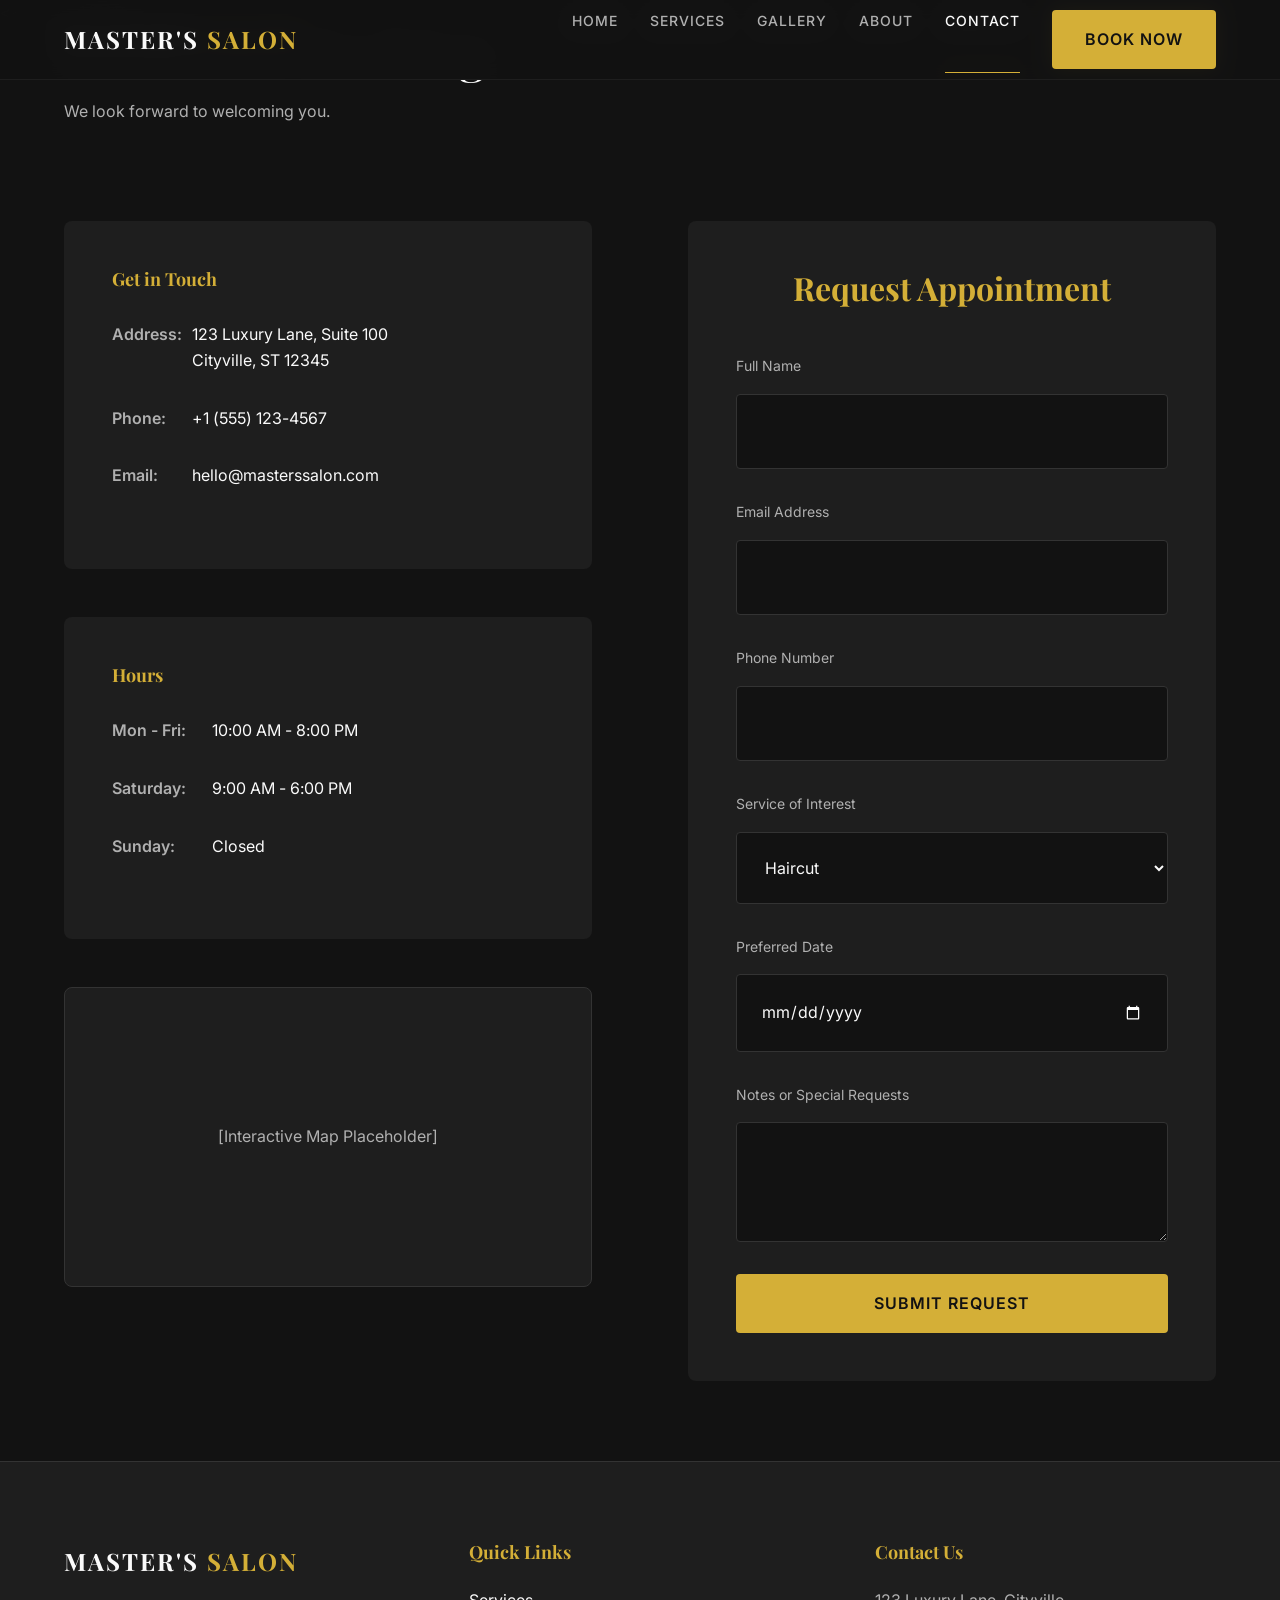
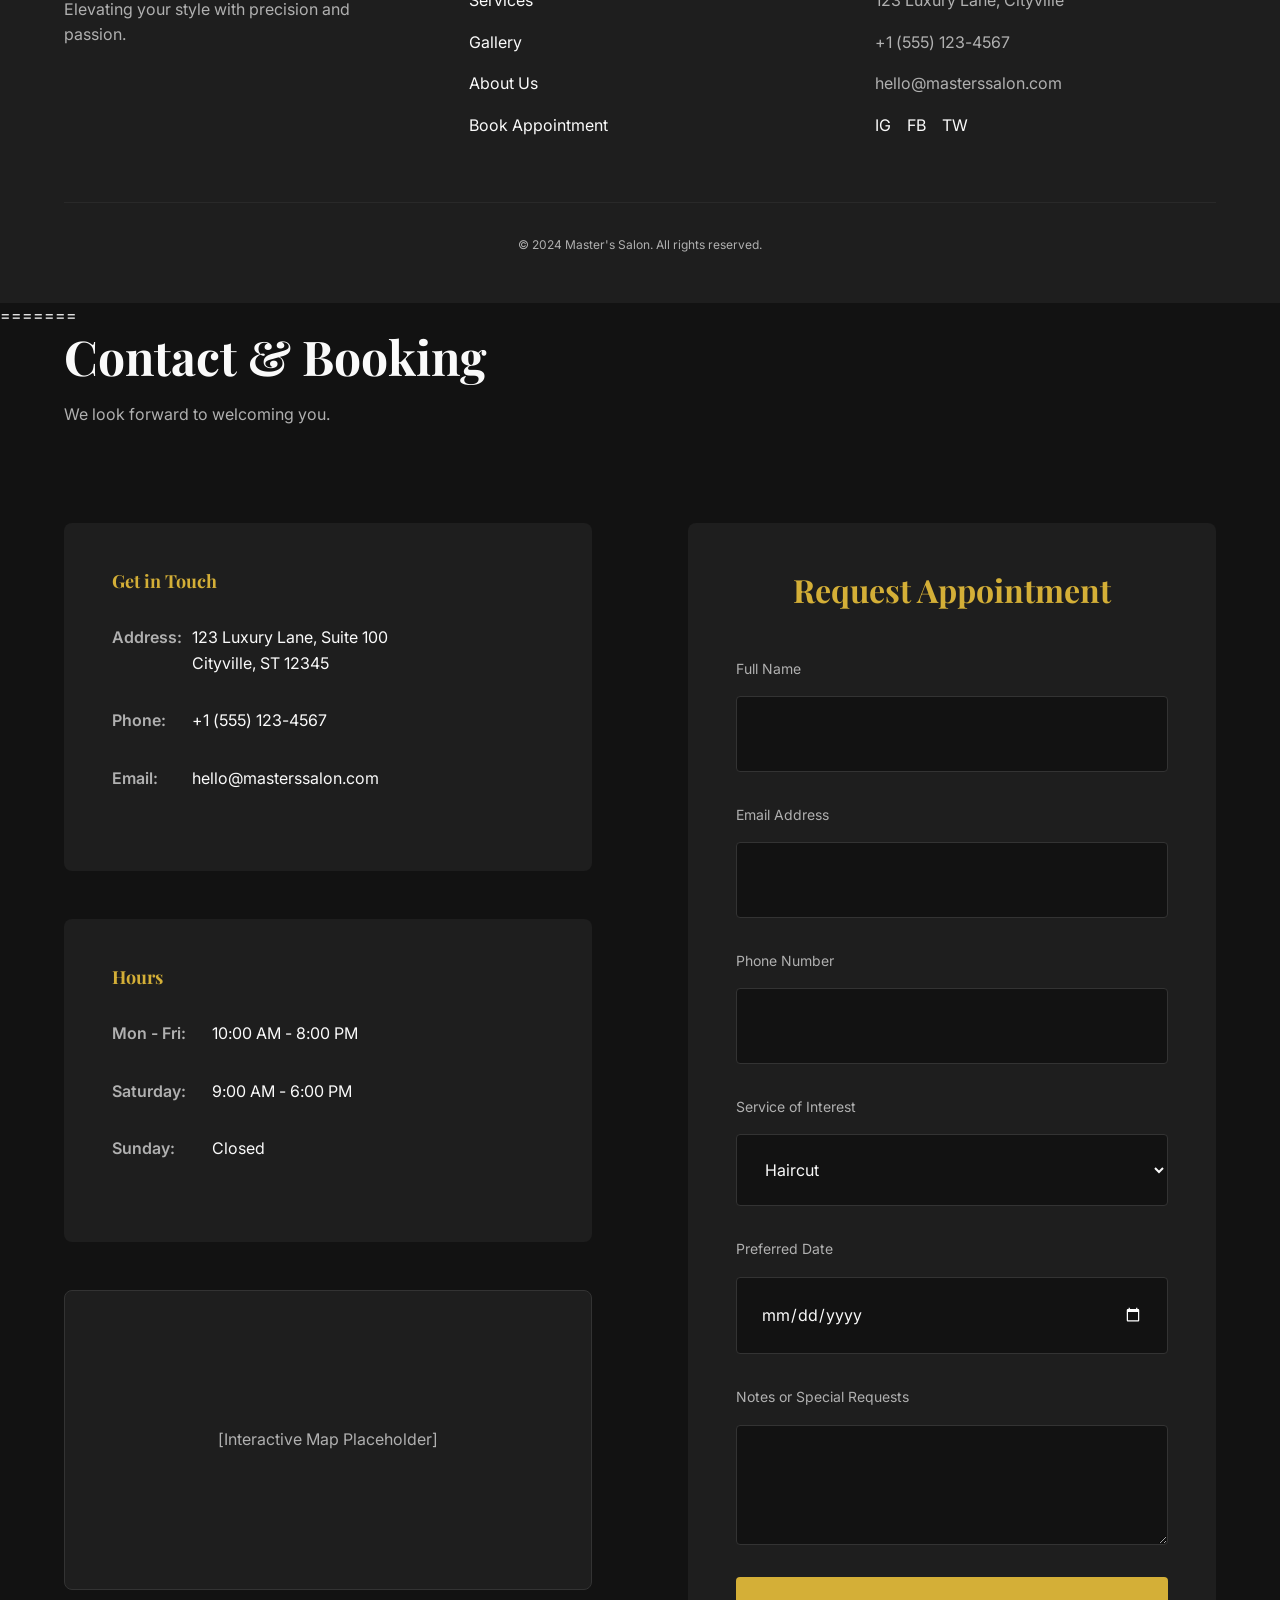
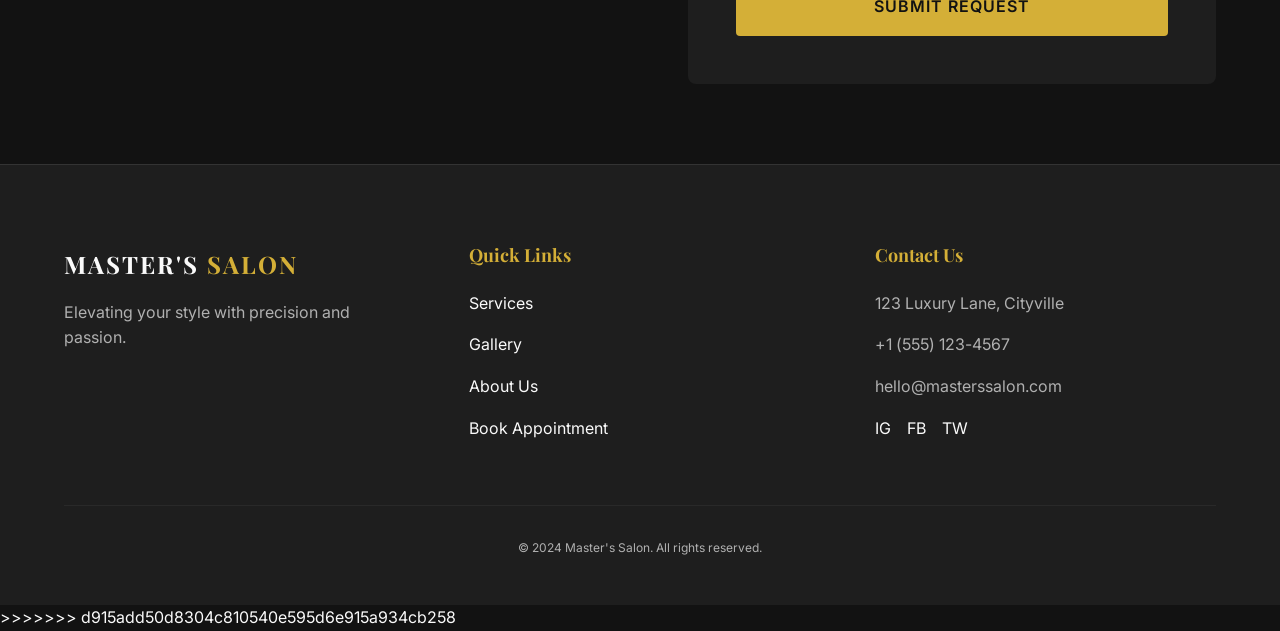
<file: contact.html>
<<<<<<< HEAD
<!DOCTYPE html>
<html lang="en">

<head>
    <meta charset="UTF-8">
    <meta name="viewport" content="width=device-width, initial-scale=1.0">
    <title>Contact & Booking | Master's Salon</title>
    <meta name="description"
        content="Book your appointment at Master's Salon. Visit us for a luxury grooming experience.">

    <!-- Fonts -->
    <link rel="preconnect" href="https://fonts.googleapis.com">
    <link rel="preconnect" href="https://fonts.gstatic.com" crossorigin>
    <link
        href="https://fonts.googleapis.com/css2?family=Inter:wght@300;400;500;600&family=Playfair+Display:ital,wght@0,400;0,600;0,700;1,400&display=swap"
        rel="stylesheet">

    <!-- Styles -->
    <link rel="stylesheet" href="styles/variables.css">
    <link rel="stylesheet" href="styles/reset.css">
    <link rel="stylesheet" href="styles/global.css">
    <link rel="stylesheet" href="styles/layout.css">
    <link rel="stylesheet" href="styles/pages/contact.css">
</head>

<body>

    <!-- Header -->
    <header class="header">
        <div class="container">
            <a href="index.html" class="logo">MASTER'S <span>SALON</span></a>

            <nav class="nav-desktop">
                <a href="index.html" class="nav-link">Home</a>
                <a href="services.html" class="nav-link">Services</a>
                <a href="gallery.html" class="nav-link">Gallery</a>
                <a href="about.html" class="nav-link">About</a>
                <a href="contact.html" class="nav-link active">Contact</a>
                <a href="contact.html" class="btn btn-primary">Book Now</a>
            </nav>

            <div class="mobile-toggle" id="mobileToggle">
                <div class="hamburger-line"></div>
                <div class="hamburger-line"></div>
                <div class="hamburger-line"></div>
            </div>
        </div>
    </header>

    <!-- Mobile Nav Overlay -->
    <div class="nav-mobile" id="mobileNav">
        <a href="index.html" class="nav-link">Home</a>
        <a href="services.html" class="nav-link">Services</a>
        <a href="gallery.html" class="nav-link">Gallery</a>
        <a href="about.html" class="nav-link">About</a>
        <a href="contact.html" class="nav-link active">Contact</a>
        <a href="contact.html" class="btn btn-primary">Book Now</a>
    </div>

    <!-- Main Content -->
    <main>
        <section class="page-header">
            <div class="container">
                <h1>Contact & Booking</h1>
                <p>We look forward to welcoming you.</p>
            </div>
        </section>

        <section class="section">
            <div class="container">
                <div class="contact-layout">
                    <!-- Info Side -->
                    <div>
                        <div class="contact-info-box">
                            <h3>Get in Touch</h3>
                            <div class="info-item">
                                <span class="info-label">Address:</span>
                                <span class="info-value">123 Luxury Lane, Suite 100<br>Cityville, ST 12345</span>
                            </div>
                            <div class="info-item">
                                <span class="info-label">Phone:</span>
                                <span class="info-value">+1 (555) 123-4567</span>
                            </div>
                            <div class="info-item">
                                <span class="info-label">Email:</span>
                                <span class="info-value">hello@masterssalon.com</span>
                            </div>
                        </div>

                        <div class="contact-info-box">
                            <h3>Hours</h3>
                            <div class="info-item">
                                <span class="info-label" style="width: 100px;">Mon - Fri:</span>
                                <span class="info-value">10:00 AM - 8:00 PM</span>
                            </div>
                            <div class="info-item">
                                <span class="info-label" style="width: 100px;">Saturday:</span>
                                <span class="info-value">9:00 AM - 6:00 PM</span>
                            </div>
                            <div class="info-item">
                                <span class="info-label" style="width: 100px;">Sunday:</span>
                                <span class="info-value">Closed</span>
                            </div>
                        </div>

                        <div class="map-placeholder">
                            [Interactive Map Placeholder]
                        </div>
                    </div>

                    <!-- Form Side -->
                    <div>
                        <div class="booking-form">
                            <h3 class="text-center"
                                style="margin-bottom: var(--spacing-6); color: var(--color-accent);">Request Appointment
                            </h3>
                            <form action="#" method="POST">
                                <div class="form-group">
                                    <label for="name" class="form-label">Full Name</label>
                                    <input type="text" id="name" name="name" class="form-input" required>
                                </div>
                                <div class="form-group">
                                    <label for="email" class="form-label">Email Address</label>
                                    <input type="email" id="email" name="email" class="form-input" required>
                                </div>
                                <div class="form-group">
                                    <label for="phone" class="form-label">Phone Number</label>
                                    <input type="tel" id="phone" name="phone" class="form-input" required>
                                </div>
                                <div class="form-group">
                                    <label for="service" class="form-label">Service of Interest</label>
                                    <select id="service" name="service" class="form-select">
                                        <option value="cut">Haircut</option>
                                        <option value="color">Color/Treatment</option>
                                        <option value="styling">Blowout/Styling</option>
                                        <option value="grooming">Grooming/Shave</option>
                                        <option value="consultation">General Consultation</option>
                                    </select>
                                </div>
                                <div class="form-group">
                                    <label for="date" class="form-label">Preferred Date</label>
                                    <input type="date" id="date" name="date" class="form-input">
                                </div>
                                <div class="form-group">
                                    <label for="notes" class="form-label">Notes or Special Requests</label>
                                    <textarea id="notes" name="notes" class="form-textarea"></textarea>
                                </div>
                                <button type="submit" class="btn btn-primary" style="width: 100%;">Submit
                                    Request</button>
                            </form>
                        </div>
                    </div>
                </div>
            </div>
        </section>
    </main>

    <!-- Footer -->
    <footer class="footer">
        <div class="container">
            <div class="footer-grid">
                <div class="footer-col">
                    <a href="index.html" class="logo" style="display:block; margin-bottom: 16px;">MASTER'S
                        <span>SALON</span></a>
                    <p>Elevating your style with precision and passion.</p>
                </div>
                <div class="footer-col">
                    <h4>Quick Links</h4>
                    <ul>
                        <li><a href="services.html">Services</a></li>
                        <li><a href="gallery.html">Gallery</a></li>
                        <li><a href="about.html">About Us</a></li>
                        <li><a href="contact.html">Book Appointment</a></li>
                    </ul>
                </div>
                <div class="footer-col">
                    <h4>Contact Us</h4>
                    <p>123 Luxury Lane, Cityville</p>
                    <p>+1 (555) 123-4567</p>
                    <p>hello@masterssalon.com</p>
                    <div class="flex gap-2" style="margin-top: 16px;">
                        <!-- Social placeholders -->
                        <a href="#">IG</a> <a href="#">FB</a> <a href="#">TW</a>
                    </div>
                </div>
            </div>
            <div class="footer-bottom">
                <p>&copy; 2024 Master's Salon. All rights reserved.</p>
            </div>
        </div>
    </footer>

    <script src="scripts/main.js"></script>
</body>

=======
<!DOCTYPE html>
<html lang="en">

<head>
    <meta charset="UTF-8">
    <meta name="viewport" content="width=device-width, initial-scale=1.0">
    <title>Contact & Booking | Master's Salon</title>
    <meta name="description"
        content="Book your appointment at Master's Salon. Visit us for a luxury grooming experience.">

    <!-- Fonts -->
    <link rel="preconnect" href="https://fonts.googleapis.com">
    <link rel="preconnect" href="https://fonts.gstatic.com" crossorigin>
    <link
        href="https://fonts.googleapis.com/css2?family=Inter:wght@300;400;500;600&family=Playfair+Display:ital,wght@0,400;0,600;0,700;1,400&display=swap"
        rel="stylesheet">

    <!-- Styles -->
    <link rel="stylesheet" href="styles/variables.css">
    <link rel="stylesheet" href="styles/reset.css">
    <link rel="stylesheet" href="styles/global.css">
    <link rel="stylesheet" href="styles/layout.css">
    <link rel="stylesheet" href="styles/pages/contact.css">
</head>

<body>

    <!-- Header -->
    <header class="header">
        <div class="container">
            <a href="index.html" class="logo">MASTER'S <span>SALON</span></a>

            <nav class="nav-desktop">
                <a href="index.html" class="nav-link">Home</a>
                <a href="services.html" class="nav-link">Services</a>
                <a href="gallery.html" class="nav-link">Gallery</a>
                <a href="about.html" class="nav-link">About</a>
                <a href="contact.html" class="nav-link active">Contact</a>
                <a href="contact.html" class="btn btn-primary">Book Now</a>
            </nav>

            <div class="mobile-toggle" id="mobileToggle">
                <div class="hamburger-line"></div>
                <div class="hamburger-line"></div>
                <div class="hamburger-line"></div>
            </div>
        </div>
    </header>

    <!-- Mobile Nav Overlay -->
    <div class="nav-mobile" id="mobileNav">
        <a href="index.html" class="nav-link">Home</a>
        <a href="services.html" class="nav-link">Services</a>
        <a href="gallery.html" class="nav-link">Gallery</a>
        <a href="about.html" class="nav-link">About</a>
        <a href="contact.html" class="nav-link active">Contact</a>
        <a href="contact.html" class="btn btn-primary">Book Now</a>
    </div>

    <!-- Main Content -->
    <main>
        <section class="page-header">
            <div class="container">
                <h1>Contact & Booking</h1>
                <p>We look forward to welcoming you.</p>
            </div>
        </section>

        <section class="section">
            <div class="container">
                <div class="contact-layout">
                    <!-- Info Side -->
                    <div>
                        <div class="contact-info-box">
                            <h3>Get in Touch</h3>
                            <div class="info-item">
                                <span class="info-label">Address:</span>
                                <span class="info-value">123 Luxury Lane, Suite 100<br>Cityville, ST 12345</span>
                            </div>
                            <div class="info-item">
                                <span class="info-label">Phone:</span>
                                <span class="info-value">+1 (555) 123-4567</span>
                            </div>
                            <div class="info-item">
                                <span class="info-label">Email:</span>
                                <span class="info-value">hello@masterssalon.com</span>
                            </div>
                        </div>

                        <div class="contact-info-box">
                            <h3>Hours</h3>
                            <div class="info-item">
                                <span class="info-label" style="width: 100px;">Mon - Fri:</span>
                                <span class="info-value">10:00 AM - 8:00 PM</span>
                            </div>
                            <div class="info-item">
                                <span class="info-label" style="width: 100px;">Saturday:</span>
                                <span class="info-value">9:00 AM - 6:00 PM</span>
                            </div>
                            <div class="info-item">
                                <span class="info-label" style="width: 100px;">Sunday:</span>
                                <span class="info-value">Closed</span>
                            </div>
                        </div>

                        <div class="map-placeholder">
                            [Interactive Map Placeholder]
                        </div>
                    </div>

                    <!-- Form Side -->
                    <div>
                        <div class="booking-form">
                            <h3 class="text-center"
                                style="margin-bottom: var(--spacing-6); color: var(--color-accent);">Request Appointment
                            </h3>
                            <form action="#" method="POST">
                                <div class="form-group">
                                    <label for="name" class="form-label">Full Name</label>
                                    <input type="text" id="name" name="name" class="form-input" required>
                                </div>
                                <div class="form-group">
                                    <label for="email" class="form-label">Email Address</label>
                                    <input type="email" id="email" name="email" class="form-input" required>
                                </div>
                                <div class="form-group">
                                    <label for="phone" class="form-label">Phone Number</label>
                                    <input type="tel" id="phone" name="phone" class="form-input" required>
                                </div>
                                <div class="form-group">
                                    <label for="service" class="form-label">Service of Interest</label>
                                    <select id="service" name="service" class="form-select">
                                        <option value="cut">Haircut</option>
                                        <option value="color">Color/Treatment</option>
                                        <option value="styling">Blowout/Styling</option>
                                        <option value="grooming">Grooming/Shave</option>
                                        <option value="consultation">General Consultation</option>
                                    </select>
                                </div>
                                <div class="form-group">
                                    <label for="date" class="form-label">Preferred Date</label>
                                    <input type="date" id="date" name="date" class="form-input">
                                </div>
                                <div class="form-group">
                                    <label for="notes" class="form-label">Notes or Special Requests</label>
                                    <textarea id="notes" name="notes" class="form-textarea"></textarea>
                                </div>
                                <button type="submit" class="btn btn-primary" style="width: 100%;">Submit
                                    Request</button>
                            </form>
                        </div>
                    </div>
                </div>
            </div>
        </section>
    </main>

    <!-- Footer -->
    <footer class="footer">
        <div class="container">
            <div class="footer-grid">
                <div class="footer-col">
                    <a href="index.html" class="logo" style="display:block; margin-bottom: 16px;">MASTER'S
                        <span>SALON</span></a>
                    <p>Elevating your style with precision and passion.</p>
                </div>
                <div class="footer-col">
                    <h4>Quick Links</h4>
                    <ul>
                        <li><a href="services.html">Services</a></li>
                        <li><a href="gallery.html">Gallery</a></li>
                        <li><a href="about.html">About Us</a></li>
                        <li><a href="contact.html">Book Appointment</a></li>
                    </ul>
                </div>
                <div class="footer-col">
                    <h4>Contact Us</h4>
                    <p>123 Luxury Lane, Cityville</p>
                    <p>+1 (555) 123-4567</p>
                    <p>hello@masterssalon.com</p>
                    <div class="flex gap-2" style="margin-top: 16px;">
                        <!-- Social placeholders -->
                        <a href="#">IG</a> <a href="#">FB</a> <a href="#">TW</a>
                    </div>
                </div>
            </div>
            <div class="footer-bottom">
                <p>&copy; 2024 Master's Salon. All rights reserved.</p>
            </div>
        </div>
    </footer>

    <script src="scripts/main.js"></script>
</body>

>>>>>>> d915add50d8304c810540e595d6e915a934cb258
</html>
</file>
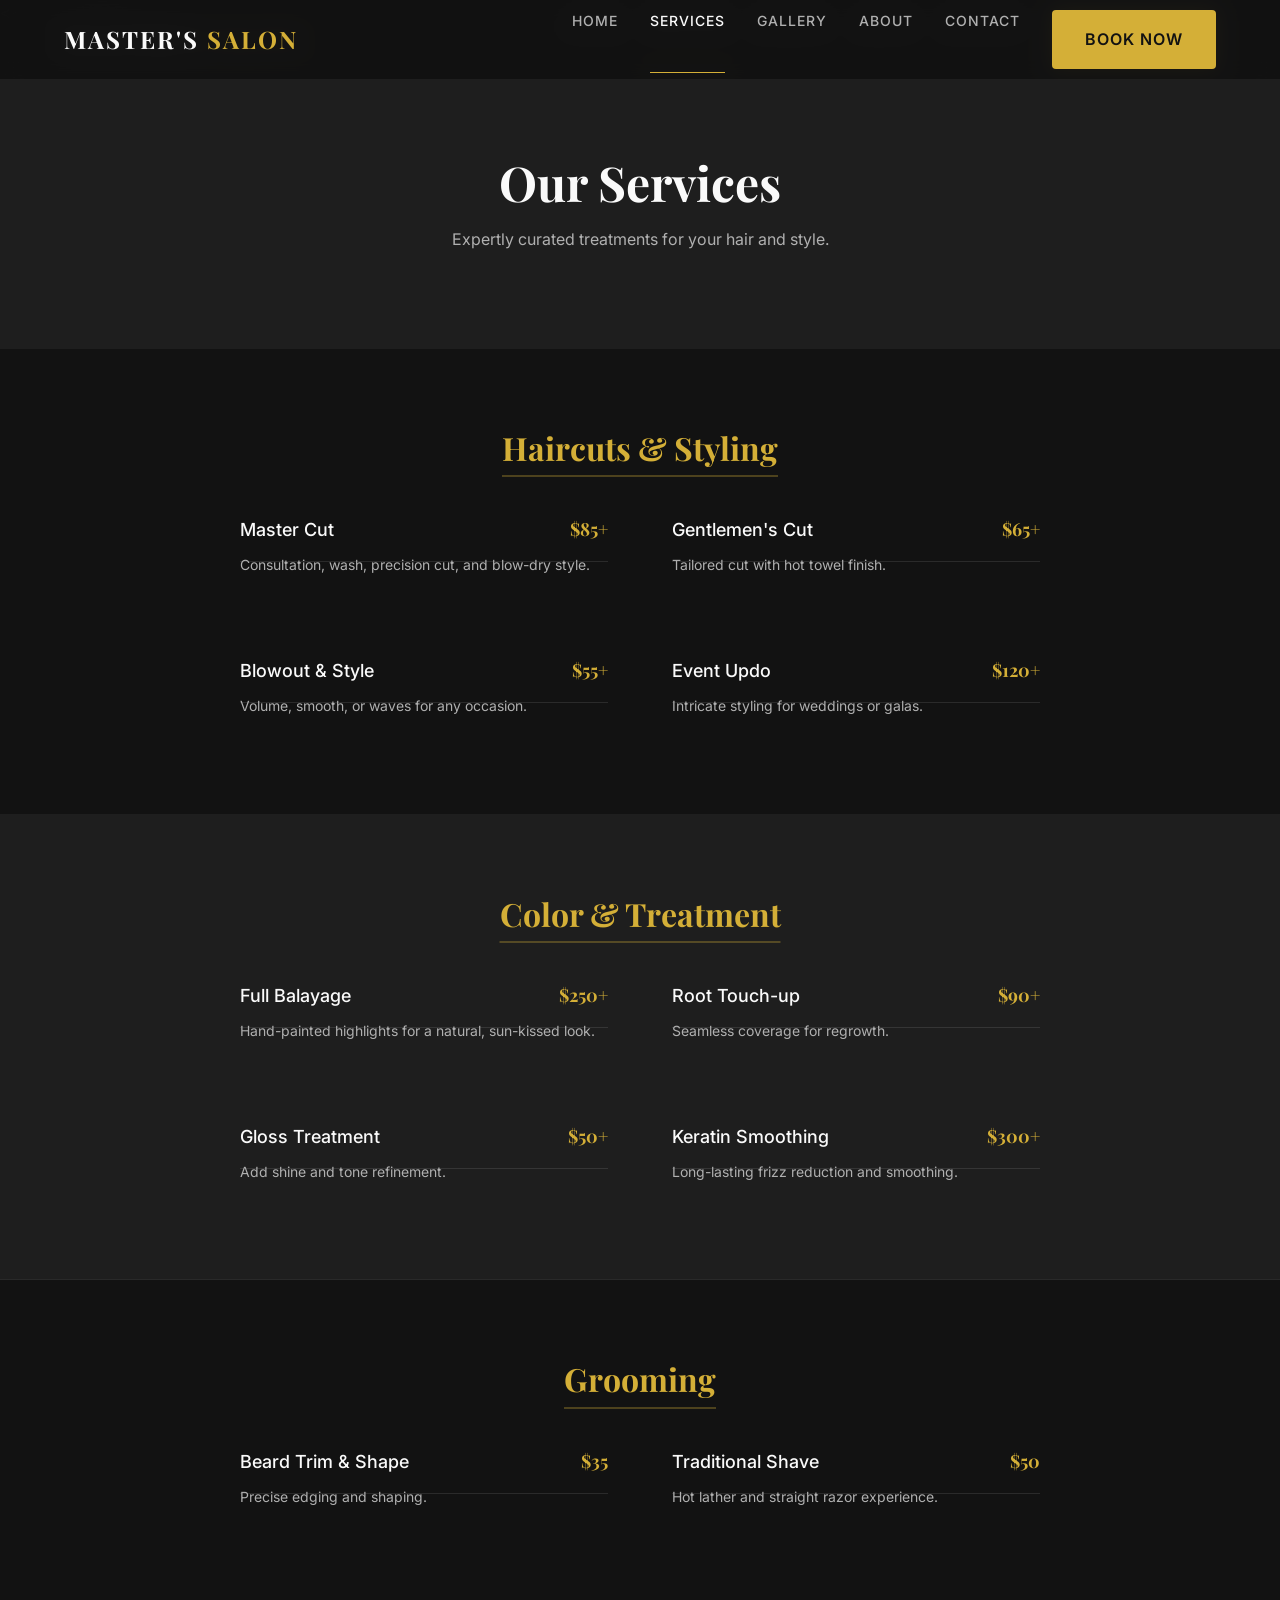
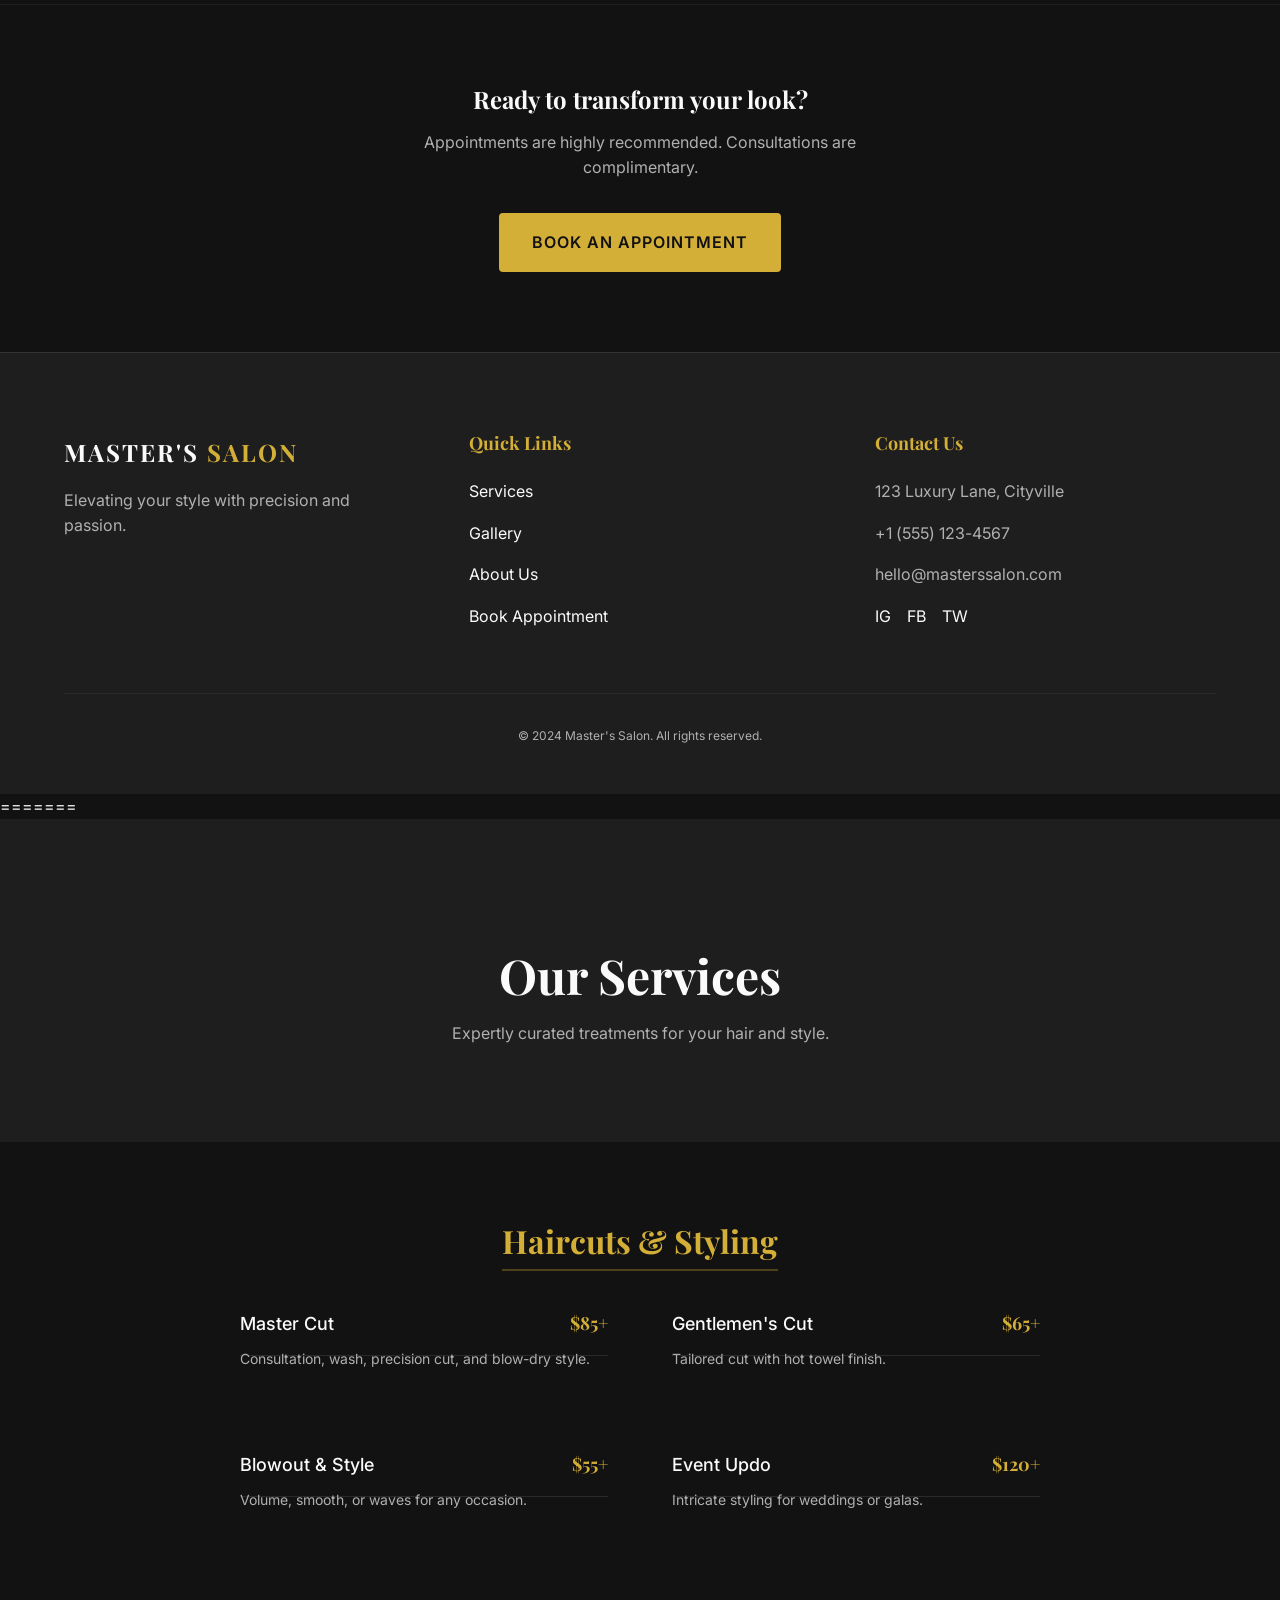
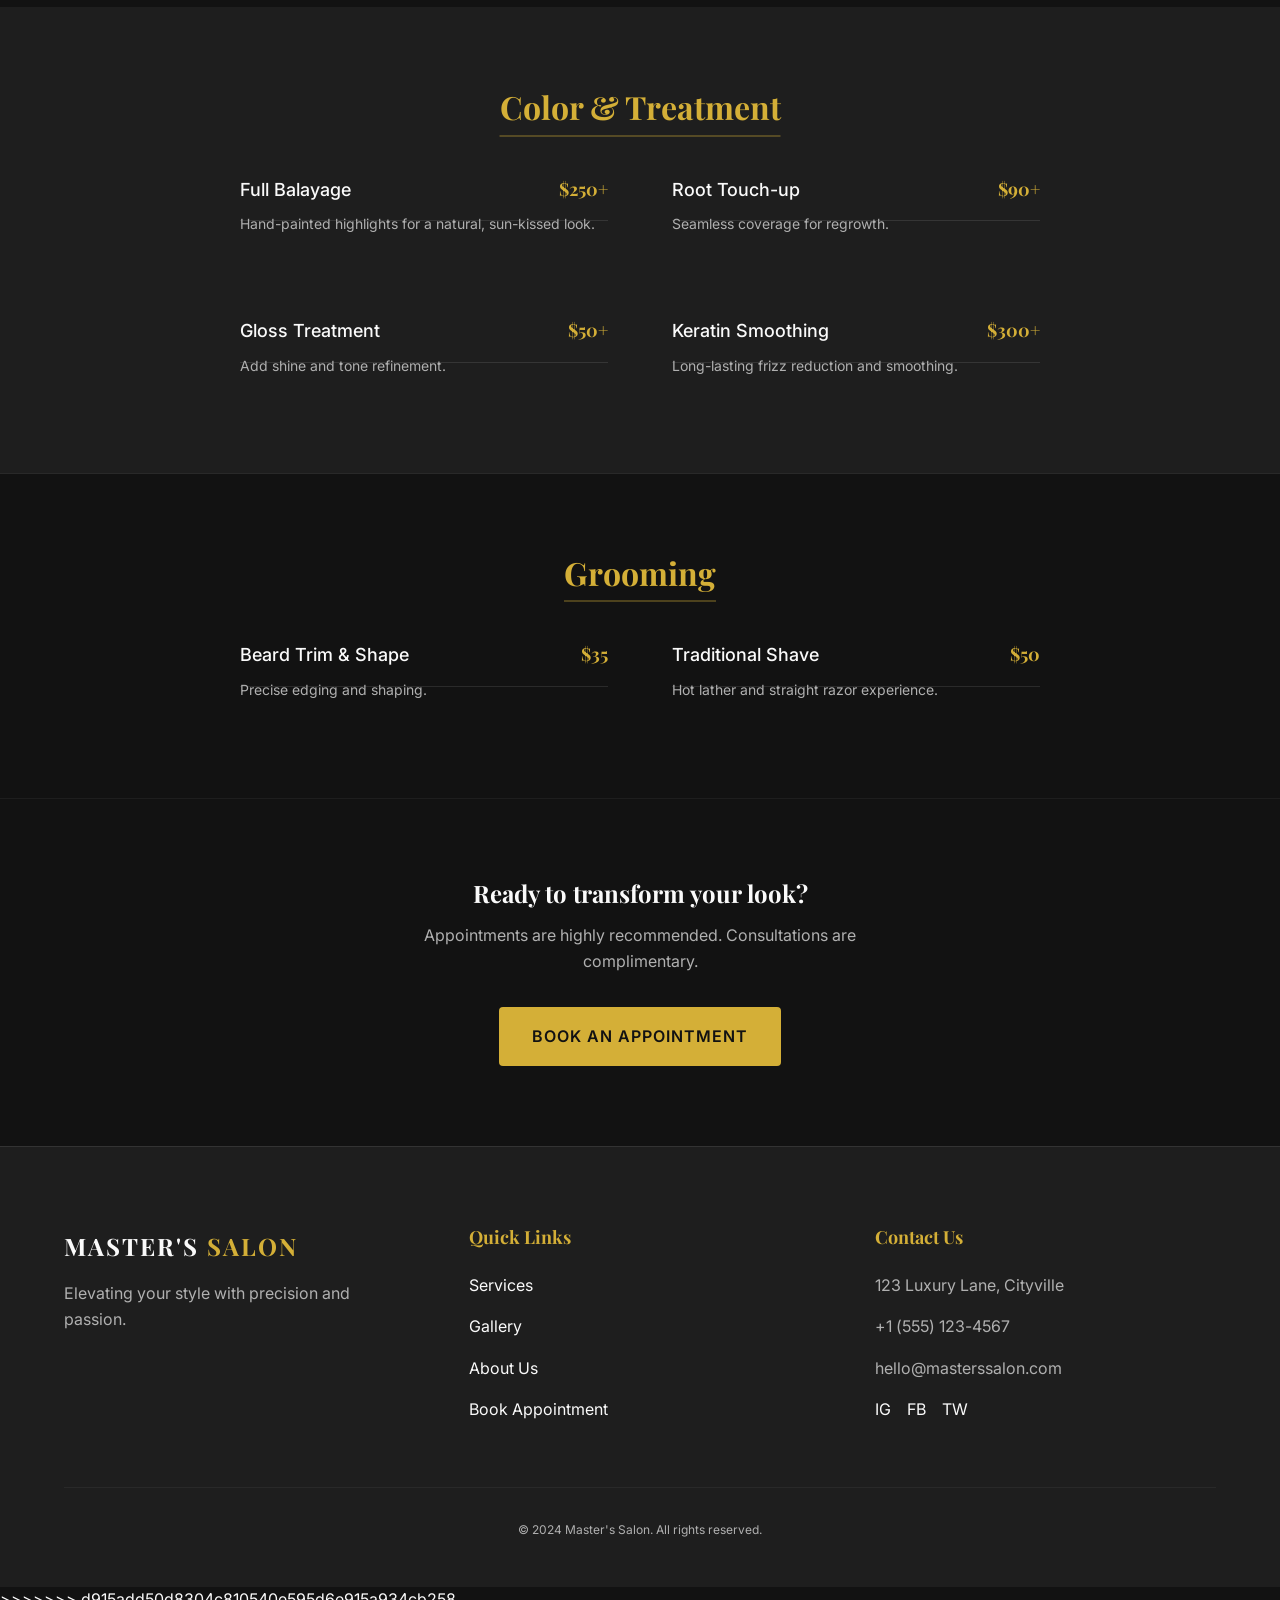
<file: services.html>
<<<<<<< HEAD
<!DOCTYPE html>
<html lang="en">

<head>
    <meta charset="UTF-8">
    <meta name="viewport" content="width=device-width, initial-scale=1.0">
    <title>Services & Pricing | Master's Salon</title>
    <meta name="description"
        content="Explore our premium services including haircuts, styling, coloring, and grooming. Expert care at transparent prices.">

    <!-- Fonts -->
    <link rel="preconnect" href="https://fonts.googleapis.com">
    <link rel="preconnect" href="https://fonts.gstatic.com" crossorigin>
    <link
        href="https://fonts.googleapis.com/css2?family=Inter:wght@300;400;500;600&family=Playfair+Display:ital,wght@0,400;0,600;0,700;1,400&display=swap"
        rel="stylesheet">

    <!-- Styles -->
    <link rel="stylesheet" href="styles/variables.css">
    <link rel="stylesheet" href="styles/reset.css">
    <link rel="stylesheet" href="styles/global.css">
    <link rel="stylesheet" href="styles/layout.css">
    <link rel="stylesheet" href="styles/pages/services.css">
</head>

<body>

    <!-- Header -->
    <header class="header">
        <div class="container">
            <a href="index.html" class="logo">MASTER'S <span>SALON</span></a>

            <nav class="nav-desktop">
                <a href="index.html" class="nav-link">Home</a>
                <a href="services.html" class="nav-link active">Services</a>
                <a href="gallery.html" class="nav-link">Gallery</a>
                <a href="about.html" class="nav-link">About</a>
                <a href="contact.html" class="nav-link">Contact</a>
                <a href="contact.html" class="btn btn-primary">Book Now</a>
            </nav>

            <div class="mobile-toggle" id="mobileToggle">
                <div class="hamburger-line"></div>
                <div class="hamburger-line"></div>
                <div class="hamburger-line"></div>
            </div>
        </div>
    </header>

    <!-- Mobile Nav Overlay -->
    <div class="nav-mobile" id="mobileNav">
        <a href="index.html" class="nav-link">Home</a>
        <a href="services.html" class="nav-link active">Services</a>
        <a href="gallery.html" class="nav-link">Gallery</a>
        <a href="about.html" class="nav-link">About</a>
        <a href="contact.html" class="nav-link">Contact</a>
        <a href="contact.html" class="btn btn-primary">Book Now</a>
    </div>

    <!-- Main Content -->
    <main>
        <section class="page-header">
            <div class="container">
                <h1>Our Services</h1>
                <p>Expertly curated treatments for your hair and style.</p>
            </div>
        </section>

        <!-- Haircuts & Styling -->
        <section class="service-category">
            <div class="container">
                <h3>Haircuts & Styling</h3>
                <div class="price-list">
                    <div class="price-item-group">
                        <div class="price-item">
                            <span class="service-name">Master Cut</span>
                            <span class="service-price">$85+</span>
                        </div>
                        <p class="service-desc">Consultation, wash, precision cut, and blow-dry style.</p>
                    </div>

                    <div class="price-item-group">
                        <div class="price-item">
                            <span class="service-name">Gentlemen's Cut</span>
                            <span class="service-price">$65+</span>
                        </div>
                        <p class="service-desc">Tailored cut with hot towel finish.</p>
                    </div>

                    <div class="price-item-group">
                        <div class="price-item">
                            <span class="service-name">Blowout & Style</span>
                            <span class="service-price">$55+</span>
                        </div>
                        <p class="service-desc">Volume, smooth, or waves for any occasion.</p>
                    </div>

                    <div class="price-item-group">
                        <div class="price-item">
                            <span class="service-name">Event Updo</span>
                            <span class="service-price">$120+</span>
                        </div>
                        <p class="service-desc">Intricate styling for weddings or galas.</p>
                    </div>
                </div>
            </div>
        </section>

        <!-- Color -->
        <section class="service-category" style="background-color: var(--color-bg-secondary);">
            <div class="container">
                <h3>Color & Treatment</h3>
                <div class="price-list">
                    <div class="price-item-group">
                        <div class="price-item">
                            <span class="service-name">Full Balayage</span>
                            <span class="service-price">$250+</span>
                        </div>
                        <p class="service-desc">Hand-painted highlights for a natural, sun-kissed look.</p>
                    </div>

                    <div class="price-item-group">
                        <div class="price-item">
                            <span class="service-name">Root Touch-up</span>
                            <span class="service-price">$90+</span>
                        </div>
                        <p class="service-desc">Seamless coverage for regrowth.</p>
                    </div>

                    <div class="price-item-group">
                        <div class="price-item">
                            <span class="service-name">Gloss Treatment</span>
                            <span class="service-price">$50+</span>
                        </div>
                        <p class="service-desc">Add shine and tone refinement.</p>
                    </div>

                    <div class="price-item-group">
                        <div class="price-item">
                            <span class="service-name">Keratin Smoothing</span>
                            <span class="service-price">$300+</span>
                        </div>
                        <p class="service-desc">Long-lasting frizz reduction and smoothing.</p>
                    </div>
                </div>
            </div>
        </section>

        <!-- Grooming -->
        <section class="service-category">
            <div class="container">
                <h3>Grooming</h3>
                <div class="price-list">
                    <div class="price-item-group">
                        <div class="price-item">
                            <span class="service-name">Beard Trim & Shape</span>
                            <span class="service-price">$35</span>
                        </div>
                        <p class="service-desc">Precise edging and shaping.</p>
                    </div>

                    <div class="price-item-group">
                        <div class="price-item">
                            <span class="service-name">Traditional Shave</span>
                            <span class="service-price">$50</span>
                        </div>
                        <p class="service-desc">Hot lather and straight razor experience.</p>
                    </div>
                </div>
            </div>
        </section>

        <section class="section text-center">
            <div class="container">
                <h4>Ready to transform your look?</h4>
                <p class="match-width" style="max-width: 500px; margin: 0 auto var(--spacing-4);">
                    Appointments are highly recommended. Consultations are complimentary.
                </p>
                <a href="contact.html" class="btn btn-primary">Book an Appointment</a>
            </div>
        </section>
    </main>

    <!-- Footer -->
    <footer class="footer">
        <div class="container">
            <div class="footer-grid">
                <div class="footer-col">
                    <a href="index.html" class="logo" style="display:block; margin-bottom: 16px;">MASTER'S
                        <span>SALON</span></a>
                    <p>Elevating your style with precision and passion.</p>
                </div>
                <div class="footer-col">
                    <h4>Quick Links</h4>
                    <ul>
                        <li><a href="services.html">Services</a></li>
                        <li><a href="gallery.html">Gallery</a></li>
                        <li><a href="about.html">About Us</a></li>
                        <li><a href="contact.html">Book Appointment</a></li>
                    </ul>
                </div>
                <div class="footer-col">
                    <h4>Contact Us</h4>
                    <p>123 Luxury Lane, Cityville</p>
                    <p>+1 (555) 123-4567</p>
                    <p>hello@masterssalon.com</p>
                    <div class="flex gap-2" style="margin-top: 16px;">
                        <!-- Social placeholders -->
                        <a href="#">IG</a> <a href="#">FB</a> <a href="#">TW</a>
                    </div>
                </div>
            </div>
            <div class="footer-bottom">
                <p>&copy; 2024 Master's Salon. All rights reserved.</p>
            </div>
        </div>
    </footer>

    <script src="scripts/main.js"></script>
</body>

=======
<!DOCTYPE html>
<html lang="en">

<head>
    <meta charset="UTF-8">
    <meta name="viewport" content="width=device-width, initial-scale=1.0">
    <title>Services & Pricing | Master's Salon</title>
    <meta name="description"
        content="Explore our premium services including haircuts, styling, coloring, and grooming. Expert care at transparent prices.">

    <!-- Fonts -->
    <link rel="preconnect" href="https://fonts.googleapis.com">
    <link rel="preconnect" href="https://fonts.gstatic.com" crossorigin>
    <link
        href="https://fonts.googleapis.com/css2?family=Inter:wght@300;400;500;600&family=Playfair+Display:ital,wght@0,400;0,600;0,700;1,400&display=swap"
        rel="stylesheet">

    <!-- Styles -->
    <link rel="stylesheet" href="styles/variables.css">
    <link rel="stylesheet" href="styles/reset.css">
    <link rel="stylesheet" href="styles/global.css">
    <link rel="stylesheet" href="styles/layout.css">
    <link rel="stylesheet" href="styles/pages/services.css">
</head>

<body>

    <!-- Header -->
    <header class="header">
        <div class="container">
            <a href="index.html" class="logo">MASTER'S <span>SALON</span></a>

            <nav class="nav-desktop">
                <a href="index.html" class="nav-link">Home</a>
                <a href="services.html" class="nav-link active">Services</a>
                <a href="gallery.html" class="nav-link">Gallery</a>
                <a href="about.html" class="nav-link">About</a>
                <a href="contact.html" class="nav-link">Contact</a>
                <a href="contact.html" class="btn btn-primary">Book Now</a>
            </nav>

            <div class="mobile-toggle" id="mobileToggle">
                <div class="hamburger-line"></div>
                <div class="hamburger-line"></div>
                <div class="hamburger-line"></div>
            </div>
        </div>
    </header>

    <!-- Mobile Nav Overlay -->
    <div class="nav-mobile" id="mobileNav">
        <a href="index.html" class="nav-link">Home</a>
        <a href="services.html" class="nav-link active">Services</a>
        <a href="gallery.html" class="nav-link">Gallery</a>
        <a href="about.html" class="nav-link">About</a>
        <a href="contact.html" class="nav-link">Contact</a>
        <a href="contact.html" class="btn btn-primary">Book Now</a>
    </div>

    <!-- Main Content -->
    <main>
        <section class="page-header">
            <div class="container">
                <h1>Our Services</h1>
                <p>Expertly curated treatments for your hair and style.</p>
            </div>
        </section>

        <!-- Haircuts & Styling -->
        <section class="service-category">
            <div class="container">
                <h3>Haircuts & Styling</h3>
                <div class="price-list">
                    <div class="price-item-group">
                        <div class="price-item">
                            <span class="service-name">Master Cut</span>
                            <span class="service-price">$85+</span>
                        </div>
                        <p class="service-desc">Consultation, wash, precision cut, and blow-dry style.</p>
                    </div>

                    <div class="price-item-group">
                        <div class="price-item">
                            <span class="service-name">Gentlemen's Cut</span>
                            <span class="service-price">$65+</span>
                        </div>
                        <p class="service-desc">Tailored cut with hot towel finish.</p>
                    </div>

                    <div class="price-item-group">
                        <div class="price-item">
                            <span class="service-name">Blowout & Style</span>
                            <span class="service-price">$55+</span>
                        </div>
                        <p class="service-desc">Volume, smooth, or waves for any occasion.</p>
                    </div>

                    <div class="price-item-group">
                        <div class="price-item">
                            <span class="service-name">Event Updo</span>
                            <span class="service-price">$120+</span>
                        </div>
                        <p class="service-desc">Intricate styling for weddings or galas.</p>
                    </div>
                </div>
            </div>
        </section>

        <!-- Color -->
        <section class="service-category" style="background-color: var(--color-bg-secondary);">
            <div class="container">
                <h3>Color & Treatment</h3>
                <div class="price-list">
                    <div class="price-item-group">
                        <div class="price-item">
                            <span class="service-name">Full Balayage</span>
                            <span class="service-price">$250+</span>
                        </div>
                        <p class="service-desc">Hand-painted highlights for a natural, sun-kissed look.</p>
                    </div>

                    <div class="price-item-group">
                        <div class="price-item">
                            <span class="service-name">Root Touch-up</span>
                            <span class="service-price">$90+</span>
                        </div>
                        <p class="service-desc">Seamless coverage for regrowth.</p>
                    </div>

                    <div class="price-item-group">
                        <div class="price-item">
                            <span class="service-name">Gloss Treatment</span>
                            <span class="service-price">$50+</span>
                        </div>
                        <p class="service-desc">Add shine and tone refinement.</p>
                    </div>

                    <div class="price-item-group">
                        <div class="price-item">
                            <span class="service-name">Keratin Smoothing</span>
                            <span class="service-price">$300+</span>
                        </div>
                        <p class="service-desc">Long-lasting frizz reduction and smoothing.</p>
                    </div>
                </div>
            </div>
        </section>

        <!-- Grooming -->
        <section class="service-category">
            <div class="container">
                <h3>Grooming</h3>
                <div class="price-list">
                    <div class="price-item-group">
                        <div class="price-item">
                            <span class="service-name">Beard Trim & Shape</span>
                            <span class="service-price">$35</span>
                        </div>
                        <p class="service-desc">Precise edging and shaping.</p>
                    </div>

                    <div class="price-item-group">
                        <div class="price-item">
                            <span class="service-name">Traditional Shave</span>
                            <span class="service-price">$50</span>
                        </div>
                        <p class="service-desc">Hot lather and straight razor experience.</p>
                    </div>
                </div>
            </div>
        </section>

        <section class="section text-center">
            <div class="container">
                <h4>Ready to transform your look?</h4>
                <p class="match-width" style="max-width: 500px; margin: 0 auto var(--spacing-4);">
                    Appointments are highly recommended. Consultations are complimentary.
                </p>
                <a href="contact.html" class="btn btn-primary">Book an Appointment</a>
            </div>
        </section>
    </main>

    <!-- Footer -->
    <footer class="footer">
        <div class="container">
            <div class="footer-grid">
                <div class="footer-col">
                    <a href="index.html" class="logo" style="display:block; margin-bottom: 16px;">MASTER'S
                        <span>SALON</span></a>
                    <p>Elevating your style with precision and passion.</p>
                </div>
                <div class="footer-col">
                    <h4>Quick Links</h4>
                    <ul>
                        <li><a href="services.html">Services</a></li>
                        <li><a href="gallery.html">Gallery</a></li>
                        <li><a href="about.html">About Us</a></li>
                        <li><a href="contact.html">Book Appointment</a></li>
                    </ul>
                </div>
                <div class="footer-col">
                    <h4>Contact Us</h4>
                    <p>123 Luxury Lane, Cityville</p>
                    <p>+1 (555) 123-4567</p>
                    <p>hello@masterssalon.com</p>
                    <div class="flex gap-2" style="margin-top: 16px;">
                        <!-- Social placeholders -->
                        <a href="#">IG</a> <a href="#">FB</a> <a href="#">TW</a>
                    </div>
                </div>
            </div>
            <div class="footer-bottom">
                <p>&copy; 2024 Master's Salon. All rights reserved.</p>
            </div>
        </div>
    </footer>

    <script src="scripts/main.js"></script>
</body>

>>>>>>> d915add50d8304c810540e595d6e915a934cb258
</html>
</file>
<file: styles/variables.css>
:root {
  /* Colors */
  --color-bg-primary: #121212;
  --color-bg-secondary: #1E1E1E;
  --color-text-primary: #FAFAFA;
  --color-text-secondary: #B0B0B0;
  --color-accent: #D4AF37; /* Gold */
  --color-accent-hover: #C5A028;
  --color-border: #333333;
  --color-overlay: rgba(0, 0, 0, 0.7);

  /* Typography */
  --font-family-headings: 'Playfair Display', serif;
  --font-family-body: 'Inter', sans-serif;
  
  --font-size-xs: 0.75rem;   /* 12px */
  --font-size-sm: 0.875rem;  /* 14px */
  --font-size-base: 1rem;    /* 16px */
  --font-size-lg: 1.125rem;  /* 18px */
  --font-size-xl: 1.25rem;   /* 20px */
  --font-size-2xl: 1.5rem;   /* 24px */
  --font-size-3xl: 2rem;     /* 32px */
  --font-size-4xl: 2.5rem;   /* 40px */
  --font-size-5xl: 3rem;     /* 48px */
  --font-size-6xl: 4rem;     /* 64px */

  /* Spacing (8px Grid) */
  --spacing-1: 8px;
  --spacing-2: 16px;
  --spacing-3: 24px;
  --spacing-4: 32px;
  --spacing-5: 40px;
  --spacing-6: 48px;
  --spacing-8: 64px;
  --spacing-10: 80px;
  --spacing-12: 96px;
  --spacing-16: 128px;

  /* Layout */
  --container-width: 1200px;
  --header-height: 80px;
  --border-radius-sm: 4px;
  --border-radius-md: 8px;
  --border-radius-lg: 16px;

  /* Transitions */
  --transition-fast: 0.2s ease;
  --transition-normal: 0.3s ease;
  --transition-slow: 0.5s ease;
  --transition-bounce: 0.5s cubic-bezier(0.175, 0.885, 0.32, 1.275);
}
</file>
<file: styles/global.css>
/* Global Styles */

body {
    font-family: var(--font-family-body);
    font-size: var(--font-size-base);
    color: var(--color-text-primary);
    background-color: var(--color-bg-primary);
    overflow-x: hidden;
}

h1,
h2,
h3,
h4,
h5,
h6 {
    font-family: var(--font-family-headings);
    font-weight: 700;
    line-height: 1.2;
    color: var(--color-text-primary);
    margin-bottom: var(--spacing-2);
}

h1 {
    font-size: var(--font-size-5xl);
}

h2 {
    font-size: var(--font-size-4xl);
}

h3 {
    font-size: var(--font-size-3xl);
}

h4 {
    font-size: var(--font-size-2xl);
}

p {
    margin-bottom: var(--spacing-2);
    color: var(--color-text-secondary);
}

/* Utilities */
.container {
    width: 100%;
    max-width: var(--container-width);
    margin: 0 auto;
    padding: 0 var(--spacing-3);
}

.section {
    padding: var(--spacing-10) 0;
}

.text-center {
    text-align: center;
}

.text-right {
    text-align: right;
}

.text-gold {
    color: var(--color-accent);
}

.uppercase {
    text-transform: uppercase;
    letter-spacing: 1px;
}

.flex {
    display: flex;
}

.flex-col {
    flex-direction: column;
}

.items-center {
    align-items: center;
}

.justify-center {
    justify-content: center;
}

.justify-between {
    justify-content: space-between;
}

.gap-2 {
    gap: var(--spacing-2);
}

.gap-4 {
    gap: var(--spacing-4);
}

.grid {
    display: grid;
}

/* Buttons */
.btn {
    display: inline-flex;
    align-items: center;
    justify-content: center;
    padding: var(--spacing-2) var(--spacing-4);
    font-family: var(--font-family-body);
    font-weight: 600;
    text-transform: uppercase;
    letter-spacing: 1px;
    border-radius: var(--border-radius-sm);
    transition: all var(--transition-normal);
    border: 1px solid transparent;
}

.btn-primary {
    background-color: var(--color-accent);
    color: var(--color-bg-primary);
}

.btn-primary:hover {
    background-color: var(--color-accent-hover);
    transform: translateY(-2px);
}

.btn-outline {
    border-color: var(--color-accent);
    color: var(--color-accent);
}

.btn-outline:hover {
    background-color: var(--color-accent);
    color: var(--color-bg-primary);
    transform: translateY(-2px);
}
</file>
<file: styles/layout.css>
/* Header */
.header {
    position: fixed;
    top: 0;
    left: 0;
    width: 100%;
    height: var(--header-height);
    background-color: rgba(18, 18, 18, 0.95);
    /* Slightly transparent */
    backdrop-filter: blur(10px);
    z-index: 1000;
    border-bottom: 1px solid rgba(255, 255, 255, 0.05);
    transition: all var(--transition-normal);
}

.header .container {
    height: 100%;
    display: flex;
    align-items: center;
    justify-content: space-between;
}

.logo {
    font-family: var(--font-family-headings);
    font-size: var(--font-size-2xl);
    font-weight: 700;
    color: var(--color-text-primary);
    letter-spacing: 2px;
}

.logo span {
    color: var(--color-accent);
}

.nav-desktop {
    display: none;
}

@media (min-width: 768px) {
    .nav-desktop {
        display: flex;
        gap: var(--spacing-4);
    }
}

.nav-link {
    font-size: var(--font-size-sm);
    font-weight: 500;
    text-transform: uppercase;
    letter-spacing: 1px;
    color: var(--color-text-secondary);
    transition: color var(--transition-fast);
    position: relative;
}

.nav-link:hover,
.nav-link.active {
    color: var(--color-text-primary);
}

.nav-link::after {
    content: '';
    position: absolute;
    bottom: -4px;
    left: 0;
    width: 0;
    height: 1px;
    background-color: var(--color-accent);
    transition: width var(--transition-normal);
}

.nav-link:hover::after,
.nav-link.active::after {
    width: 100%;
}

/* Mobile Menu Toggle */
.mobile-toggle {
    display: flex;
    flex-direction: column;
    justify-content: space-between;
    width: 30px;
    height: 20px;
    cursor: pointer;
    z-index: 1001;
}

@media (min-width: 768px) {
    .mobile-toggle {
        display: none;
    }
}

.hamburger-line {
    width: 100%;
    height: 2px;
    background-color: var(--color-text-primary);
    transition: all var(--transition-normal);
}

/* Mobile Nav */
.nav-mobile {
    position: fixed;
    top: 0;
    right: -100%;
    width: 80%;
    max-width: 400px;
    height: 100vh;
    background-color: var(--color-bg-secondary);
    padding: var(--spacing-10) var(--spacing-4);
    display: flex;
    flex-direction: column;
    gap: var(--spacing-4);
    transition: right var(--transition-normal);
    z-index: 999;
    box-shadow: -5px 0 20px rgba(0, 0, 0, 0.5);
}

.nav-mobile.open {
    right: 0;
}

.nav-mobile .nav-link {
    font-size: var(--font-size-lg);
}

/* Footer */
.footer {
    background-color: var(--color-bg-secondary);
    padding: var(--spacing-10) 0 var(--spacing-4);
    border-top: 1px solid var(--color-border);
}

.footer-grid {
    display: grid;
    grid-template-columns: 1fr;
    gap: var(--spacing-8);
    margin-bottom: var(--spacing-8);
}

@media (min-width: 768px) {
    .footer-grid {
        grid-template-columns: repeat(3, 1fr);
    }
}

.footer-col h4 {
    font-size: var(--font-size-lg);
    margin-bottom: var(--spacing-3);
    color: var(--color-accent);
}

.footer-col ul {
    display: flex;
    flex-direction: column;
    gap: var(--spacing-2);
}

.footer-col a:hover {
    color: var(--color-accent);
}

.footer-bottom {
    text-align: center;
    padding-top: var(--spacing-4);
    border-top: 1px solid rgba(255, 255, 255, 0.05);
    color: var(--color-text-secondary);
    font-size: var(--font-size-xs);
}
</file>
<file: styles/pages/contact.css>
/* Contact Page Styles */

.contact-layout {
    display: grid;
    grid-template-columns: 1fr;
    gap: var(--spacing-8);
}

@media (min-width: 900px) {
    .contact-layout {
        grid-template-columns: 1fr 1fr;
        gap: var(--spacing-12);
    }
}

.contact-info-box {
    background-color: var(--color-bg-secondary);
    padding: var(--spacing-6);
    border-radius: var(--border-radius-md);
    margin-bottom: var(--spacing-6);
}

.contact-info-box h3 {
    color: var(--color-accent);
    font-size: var(--font-size-lg);
    margin-bottom: var(--spacing-4);
}

.info-item {
    display: flex;
    margin-bottom: var(--spacing-4);
}

.info-label {
    width: 80px;
    font-weight: 600;
    color: var(--color-text-secondary);
}

.info-value {
    color: var(--color-text-primary);
}

.map-placeholder {
    width: 100%;
    height: 300px;
    background-color: var(--color-bg-secondary);
    display: flex;
    align-items: center;
    justify-content: center;
    border-radius: var(--border-radius-md);
    color: var(--color-text-secondary);
    border: 1px solid var(--color-border);
}

/* Form Styles */
.booking-form {
    background-color: var(--color-bg-secondary);
    padding: var(--spacing-6);
    border-radius: var(--border-radius-md);
}

.form-group {
    margin-bottom: var(--spacing-4);
}

.form-label {
    display: block;
    margin-bottom: var(--spacing-2);
    font-size: var(--font-size-sm);
    color: var(--color-text-secondary);
}

.form-input,
.form-select,
.form-textarea {
    width: 100%;
    padding: var(--spacing-3);
    background-color: var(--color-bg-primary);
    border: 1px solid var(--color-border);
    border-radius: var(--border-radius-sm);
    color: var(--color-text-primary);
    transition: border-color var(--transition-fast);
}

.form-input:focus,
.form-select:focus,
.form-textarea:focus {
    border-color: var(--color-accent);
}

.form-textarea {
    resize: vertical;
    min-height: 120px;
}
</file>
<file: styles/pages/services.css>
/* Services Page Styles */

.page-header {
    padding: var(--spacing-16) 0 var(--spacing-10);
    background-color: var(--color-bg-secondary);
    text-align: center;
}

.service-category {
    padding: var(--spacing-10) 0;
    border-bottom: 1px solid rgba(255, 255, 255, 0.05);
}

.service-category h3 {
    color: var(--color-accent);
    margin-bottom: var(--spacing-6);
    text-align: center;
    position: relative;
    display: inline-block;
    left: 50%;
    transform: translateX(-50%);
}

.service-category h3::after {
    content: '';
    position: absolute;
    bottom: -10px;
    left: 0;
    width: 100%;
    height: 2px;
    background-color: var(--color-accent);
    opacity: 0.3;
}

.price-list {
    display: grid;
    grid-template-columns: 1fr;
    gap: var(--spacing-4);
    max-width: 800px;
    margin: 0 auto;
}

@media (min-width: 768px) {
    .price-list {
        grid-template-columns: 1fr 1fr;
        gap: var(--spacing-8);
    }
}

.price-item {
    display: flex;
    justify-content: space-between;
    align-items: baseline;
    padding-bottom: var(--spacing-2);
    border-bottom: 1px solid rgba(255, 255, 255, 0.1);
}

.service-name {
    font-weight: 500;
    font-size: var(--font-size-lg);
    color: var(--color-text-primary);
}

.service-price {
    font-family: var(--font-family-headings);
    color: var(--color-accent);
    font-weight: 700;
    font-size: var(--font-size-lg);
}

.service-desc {
    grid-column: 1 / -1;
    font-size: var(--font-size-sm);
    color: var(--color-text-secondary);
    margin-top: -8px;
    /* Visual adjustment */
    margin-bottom: var(--spacing-2);
}
</file>
